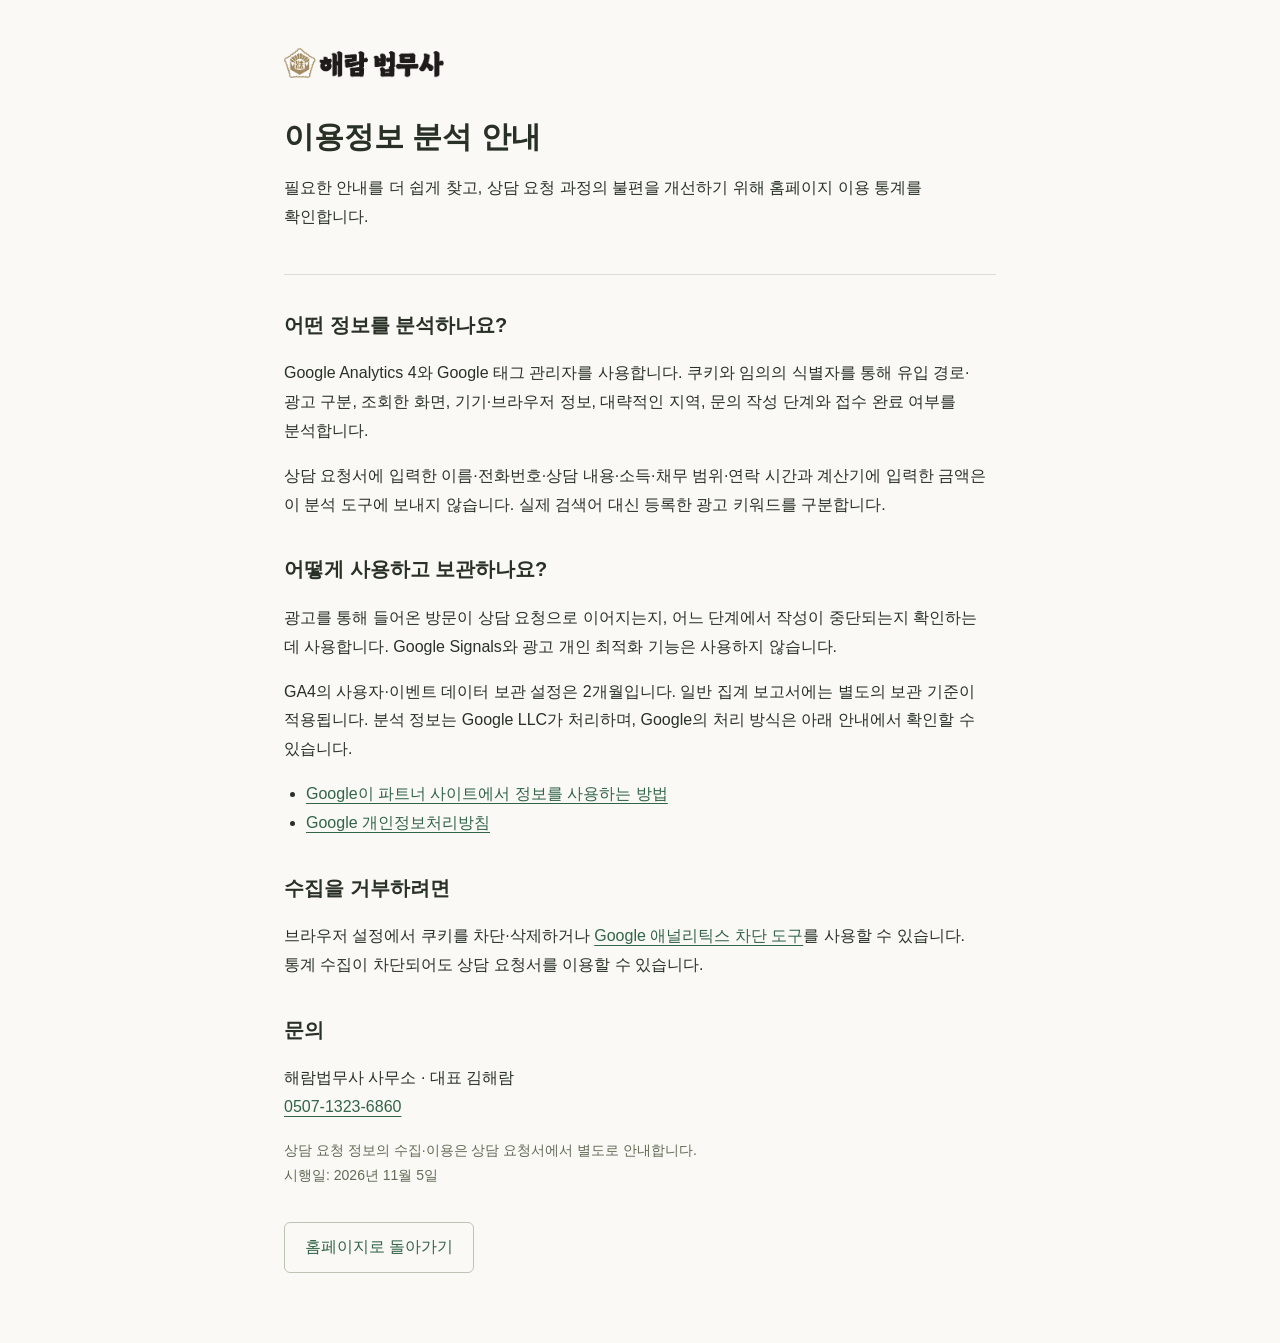
<file: analytics-privacy.html>
<!doctype html>
<html lang="ko"><head><meta charset="utf-8"><meta name="viewport" content="width=device-width,initial-scale=1"><meta name="robots" content="noindex,follow"><title>이용정보 분석 안내 | 해람법무사</title><link rel="icon" href="/favicon.png"><style>*{box-sizing:border-box}body{margin:0;background:#faf9f6;color:#293126;font:16px/1.8 -apple-system,BlinkMacSystemFont,"Apple SD Gothic Neo",sans-serif}main{max-width:760px;margin:auto;padding:48px 24px 70px}a{color:#326448;text-underline-offset:4px}header{border-bottom:1px solid #deded4;padding-bottom:26px;margin-bottom:32px}header img{width:160px;height:auto}h1{font-size:30px;line-height:1.4;margin:28px 0 14px}h2{font-size:20px;margin-top:32px}p,li{word-break:keep-all;overflow-wrap:anywhere}ul{padding-left:22px}.note{font-size:14px;color:#626b56}.home{display:inline-block;border:1px solid #bec4b4;padding:10px 20px;margin-top:20px;border-radius:6px;text-decoration:none}</style></head>
<body><main><header><a href="/" aria-label="해람법무사 홈페이지"><img src="assets/official-logo.png" alt="해람 법무사" width="393" height="76"></a><h1>이용정보 분석 안내</h1><p>필요한 안내를 더 쉽게 찾고, 상담 요청 과정의 불편을 개선하기 위해 홈페이지 이용 통계를 확인합니다.</p></header>
<h2>어떤 정보를 분석하나요?</h2>
<p>Google Analytics 4와 Google 태그 관리자를 사용합니다. 쿠키와 임의의 식별자를 통해 유입 경로·광고 구분, 조회한 화면, 기기·브라우저 정보, 대략적인 지역, 문의 작성 단계와 접수 완료 여부를 분석합니다.</p>
<p>상담 요청서에 입력한 이름·전화번호·상담 내용·소득·채무 범위·연락 시간과 계산기에 입력한 금액은 이 분석 도구에 보내지 않습니다. 실제 검색어 대신 등록한 광고 키워드를 구분합니다.</p>
<h2>어떻게 사용하고 보관하나요?</h2>
<p>광고를 통해 들어온 방문이 상담 요청으로 이어지는지, 어느 단계에서 작성이 중단되는지 확인하는 데 사용합니다. Google Signals와 광고 개인 최적화 기능은 사용하지 않습니다.</p>
<p>GA4의 사용자·이벤트 데이터 보관 설정은 2개월입니다. 일반 집계 보고서에는 별도의 보관 기준이 적용됩니다. 분석 정보는 Google LLC가 처리하며, Google의 처리 방식은 아래 안내에서 확인할 수 있습니다.</p>
<ul><li><a href="https://policies.google.com/technologies/partner-sites?hl=ko" target="_blank" rel="noopener noreferrer">Google이 파트너 사이트에서 정보를 사용하는 방법</a></li><li><a href="https://policies.google.com/privacy?hl=ko" target="_blank" rel="noopener noreferrer">Google 개인정보처리방침</a></li></ul>
<h2>수집을 거부하려면</h2>
<p>브라우저 설정에서 쿠키를 차단·삭제하거나 <a href="https://tools.google.com/dlpage/gaoptout?hl=ko" target="_blank" rel="noopener noreferrer">Google 애널리틱스 차단 도구</a>를 사용할 수 있습니다. 통계 수집이 차단되어도 상담 요청서를 이용할 수 있습니다.</p>
<h2>문의</h2><p>해람법무사 사무소 · 대표 김해람<br><a href="tel:050713236860">0507-1323-6860</a></p><p class="note">상담 요청 정보의 수집·이용은 상담 요청서에서 별도로 안내합니다.<br>시행일: 2026년 11월 5일</p><a class="home" href="/">홈페이지로 돌아가기</a></main></body></html>
</file>
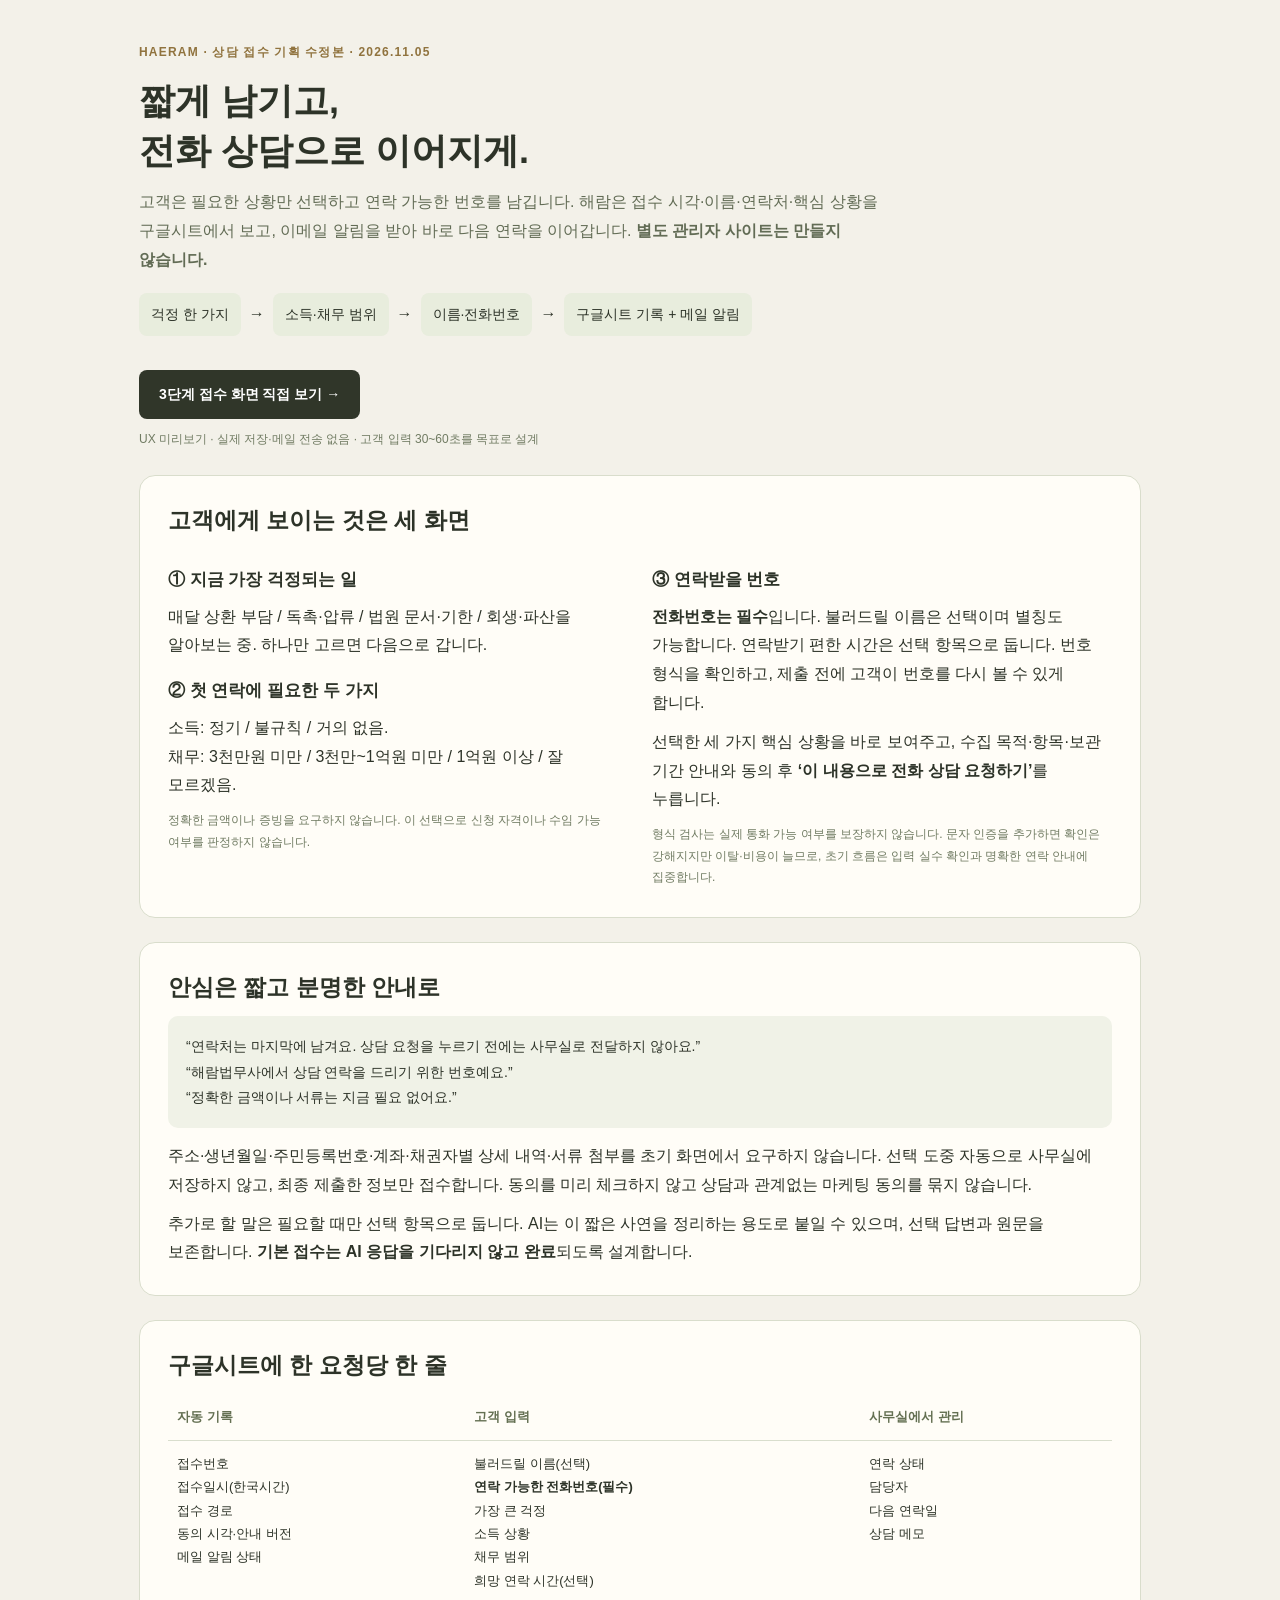
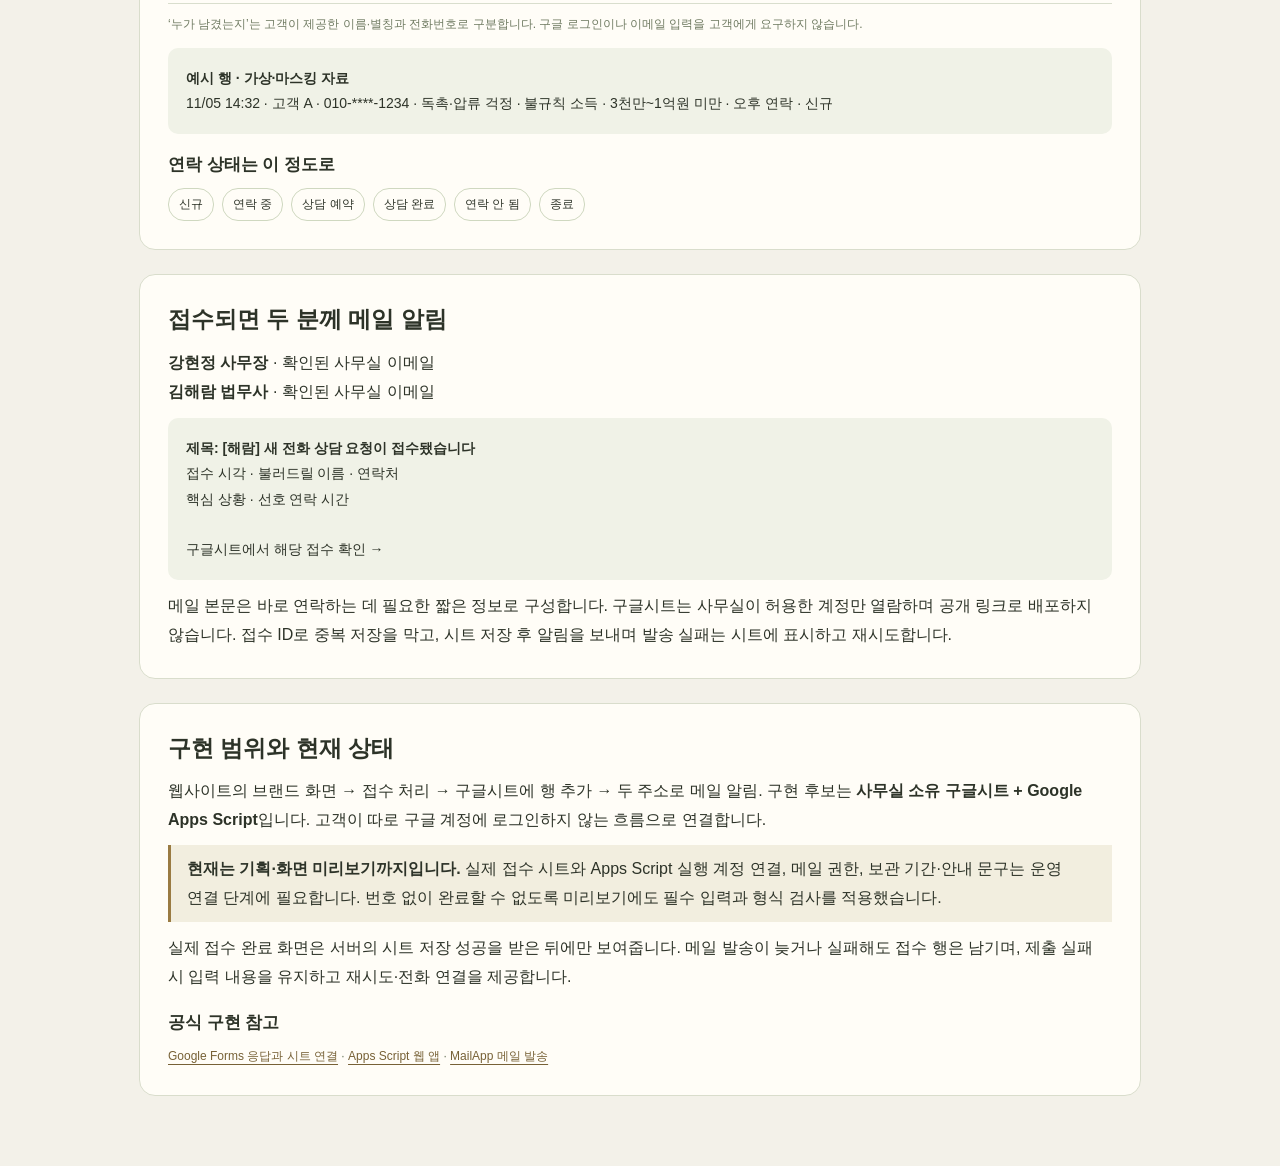
<file: planning/ai-intake-plan.html>
<!doctype html><html lang="ko"><meta charset="utf-8"><meta name="viewport" content="width=device-width,initial-scale=1"><meta name="robots" content="noindex,nofollow"><title>해람 전화 상담 접수 · 구글시트·메일 운영 기획</title><style>*{box-sizing:border-box}body{margin:0;background:#f3f1e9;color:#2d3328;font:16px/1.8 -apple-system,BlinkMacSystemFont,"Noto Sans KR",sans-serif;word-break:keep-all}main{max-width:1050px;margin:auto;padding:42px 24px 70px}h1,h2,h3,p{margin:0}h1{font-size:36px;line-height:1.4;margin:12px 0}h2{font-size:23px;line-height:1.45;margin-bottom:12px}h3{font-size:17px;margin:16px 0 7px}p+p{margin-top:10px}.label{font-size:12px;font-weight:700;color:#90733e;letter-spacing:.1em}.intro{max-width:760px;color:#626c55}.section{margin-top:24px;background:#fffdf7;border:1px solid #d9ddcc;border-radius:16px;padding:28px}.grid{display:grid;grid-template-columns:1fr 1fr;gap:24px}.flow{display:flex;gap:8px;flex-wrap:wrap;margin:18px 0}.flow span{padding:9px 12px;background:#e8eddd;border-radius:8px;font-size:14px}.flow b{align-self:center}a{color:#776136;text-underline-offset:4px}.button{display:inline-block;border-radius:8px;padding:12px 20px;background:#303629;color:#fff;text-decoration:none;margin-top:16px;font-size:14px;font-weight:600}.note{font-size:12px;color:#707b62}.table-scroll{overflow-x:auto}table{width:100%;border-collapse:collapse;font-size:13px}th,td{padding:11px 9px;text-align:left;border-bottom:1px solid #d9decd;vertical-align:top}th{color:#647052}.sample{padding:18px;background:#f0f2e7;border-radius:10px;font-size:14px;margin-top:12px}.sample strong{display:block}.check{border-left:3px solid #9a7b42;padding:10px 16px;background:#f2eedf}ul{padding-left:21px}li{margin:7px 0}.strip{display:flex;gap:8px;flex-wrap:wrap;font-size:12px}.strip span{padding:5px 10px;border:1px solid #cfd8c0;border-radius:16px}@media(max-width:700px){main{padding:28px 16px}h1{font-size:28px}.section{padding:20px}.grid{grid-template-columns:1fr}h2{font-size:21px}}</style><main><p class="label">HAERAM · 상담 접수 기획 수정본 · 2026.11.05</p><h1>짧게 남기고,<br>전화 상담으로 이어지게.</h1><p class="intro">고객은 필요한 상황만 선택하고 연락 가능한 번호를 남깁니다. 해람은 접수 시각·이름·연락처·핵심 상황을 구글시트에서 보고, 이메일 알림을 받아 바로 다음 연락을 이어갑니다. <strong>별도 관리자 사이트는 만들지 않습니다.</strong></p><div class="flow"><span>걱정 한 가지</span><b>→</b><span>소득·채무 범위</span><b>→</b><span>이름·전화번호</span><b>→</b><span>구글시트 기록 + 메일 알림</span></div><a class="button" href="lead-intake-preview.html">3단계 접수 화면 직접 보기 →</a><p class="note" style="margin-top:10px">UX 미리보기 · 실제 저장·메일 전송 없음 · 고객 입력 30~60초를 목표로 설계</p>
<section class="section"><h2>고객에게 보이는 것은 세 화면</h2><div class="grid"><div><h3>① 지금 가장 걱정되는 일</h3><p>매달 상환 부담 / 독촉·압류 / 법원 문서·기한 / 회생·파산을 알아보는 중. 하나만 고르면 다음으로 갑니다.</p><h3>② 첫 연락에 필요한 두 가지</h3><p>소득: 정기 / 불규칙 / 거의 없음.<br>채무: 3천만원 미만 / 3천만~1억원 미만 / 1억원 이상 / 잘 모르겠음.</p><p class="note">정확한 금액이나 증빙을 요구하지 않습니다. 이 선택으로 신청 자격이나 수임 가능 여부를 판정하지 않습니다.</p></div><div><h3>③ 연락받을 번호</h3><p><strong>전화번호는 필수</strong>입니다. 불러드릴 이름은 선택이며 별칭도 가능합니다. 연락받기 편한 시간은 선택 항목으로 둡니다. 번호 형식을 확인하고, 제출 전에 고객이 번호를 다시 볼 수 있게 합니다.</p><p>선택한 세 가지 핵심 상황을 바로 보여주고, 수집 목적·항목·보관 기간 안내와 동의 후 <strong>‘이 내용으로 전화 상담 요청하기’</strong>를 누릅니다.</p><p class="note">형식 검사는 실제 통화 가능 여부를 보장하지 않습니다. 문자 인증을 추가하면 확인은 강해지지만 이탈·비용이 늘므로, 초기 흐름은 입력 실수 확인과 명확한 연락 안내에 집중합니다.</p></div></div></section>
<section class="section"><h2>안심은 짧고 분명한 안내로</h2><p class="sample">“연락처는 마지막에 남겨요. 상담 요청을 누르기 전에는 사무실로 전달하지 않아요.”<br>“해람법무사에서 상담 연락을 드리기 위한 번호예요.”<br>“정확한 금액이나 서류는 지금 필요 없어요.”</p><p style="margin-top:14px">주소·생년월일·주민등록번호·계좌·채권자별 상세 내역·서류 첨부를 초기 화면에서 요구하지 않습니다. 선택 도중 자동으로 사무실에 저장하지 않고, 최종 제출한 정보만 접수합니다. 동의를 미리 체크하지 않고 상담과 관계없는 마케팅 동의를 묶지 않습니다.</p><p>추가로 할 말은 필요할 때만 선택 항목으로 둡니다. AI는 이 짧은 사연을 정리하는 용도로 붙일 수 있으며, 선택 답변과 원문을 보존합니다. <strong>기본 접수는 AI 응답을 기다리지 않고 완료</strong>되도록 설계합니다.</p></section>
<section class="section"><h2>구글시트에 한 요청당 한 줄</h2><div class="table-scroll"><table><tr><th>자동 기록</th><th>고객 입력</th><th>사무실에서 관리</th></tr><tr><td>접수번호<br>접수일시(한국시간)<br>접수 경로<br>동의 시각·안내 버전<br>메일 알림 상태</td><td>불러드릴 이름(선택)<br><strong>연락 가능한 전화번호(필수)</strong><br>가장 큰 걱정<br>소득 상황<br>채무 범위<br>희망 연락 시간(선택)</td><td>연락 상태<br>담당자<br>다음 연락일<br>상담 메모</td></tr></table></div><p class="note" style="margin-top:10px">‘누가 남겼는지’는 고객이 제공한 이름·별칭과 전화번호로 구분합니다. 구글 로그인이나 이메일 입력을 고객에게 요구하지 않습니다.</p><div class="sample"><strong>예시 행 · 가상·마스킹 자료</strong>11/05 14:32 · 고객 A · 010-****-1234 · 독촉·압류 걱정 · 불규칙 소득 · 3천만~1억원 미만 · 오후 연락 · 신규</div><h3>연락 상태는 이 정도로</h3><div class="strip"><span>신규</span><span>연락 중</span><span>상담 예약</span><span>상담 완료</span><span>연락 안 됨</span><span>종료</span></div></section>
<section class="section"><h2>접수되면 두 분께 메일 알림</h2><p><strong>강현정 사무장</strong> · 확인된 사무실 이메일<br><strong>김해람 법무사</strong> · 확인된 사무실 이메일</p><div class="sample"><strong>제목: [해람] 새 전화 상담 요청이 접수됐습니다</strong>접수 시각 · 불러드릴 이름 · 연락처<br>핵심 상황 · 선호 연락 시간<br><br>구글시트에서 해당 접수 확인 →</div><p style="margin-top:12px">메일 본문은 바로 연락하는 데 필요한 짧은 정보로 구성합니다. 구글시트는 사무실이 허용한 계정만 열람하며 공개 링크로 배포하지 않습니다. 접수 ID로 중복 저장을 막고, 시트 저장 후 알림을 보내며 발송 실패는 시트에 표시하고 재시도합니다.</p></section>
<section class="section"><h2>구현 범위와 현재 상태</h2><p>웹사이트의 브랜드 화면 → 접수 처리 → 구글시트에 행 추가 → 두 주소로 메일 알림. 구현 후보는 <strong>사무실 소유 구글시트 + Google Apps Script</strong>입니다. 고객이 따로 구글 계정에 로그인하지 않는 흐름으로 연결합니다.</p><p class="check"><strong>현재는 기획·화면 미리보기까지입니다.</strong> 실제 접수 시트와 Apps Script 실행 계정 연결, 메일 권한, 보관 기간·안내 문구는 운영 연결 단계에 필요합니다. 번호 없이 완료할 수 없도록 미리보기에도 필수 입력과 형식 검사를 적용했습니다.</p><p style="margin-top:12px">실제 접수 완료 화면은 서버의 시트 저장 성공을 받은 뒤에만 보여줍니다. 메일 발송이 늦거나 실패해도 접수 행은 남기며, 제출 실패 시 입력 내용을 유지하고 재시도·전화 연결을 제공합니다.</p><h3>공식 구현 참고</h3><p class="note"><a href="https://support.google.com/docs/answer/2917686?hl=ko">Google Forms 응답과 시트 연결</a> · <a href="https://developers.google.com/apps-script/guides/web">Apps Script 웹 앱</a> · <a href="https://developers.google.com/apps-script/reference/mail/mail-app">MailApp 메일 발송</a></p></section></main></html>
</file>
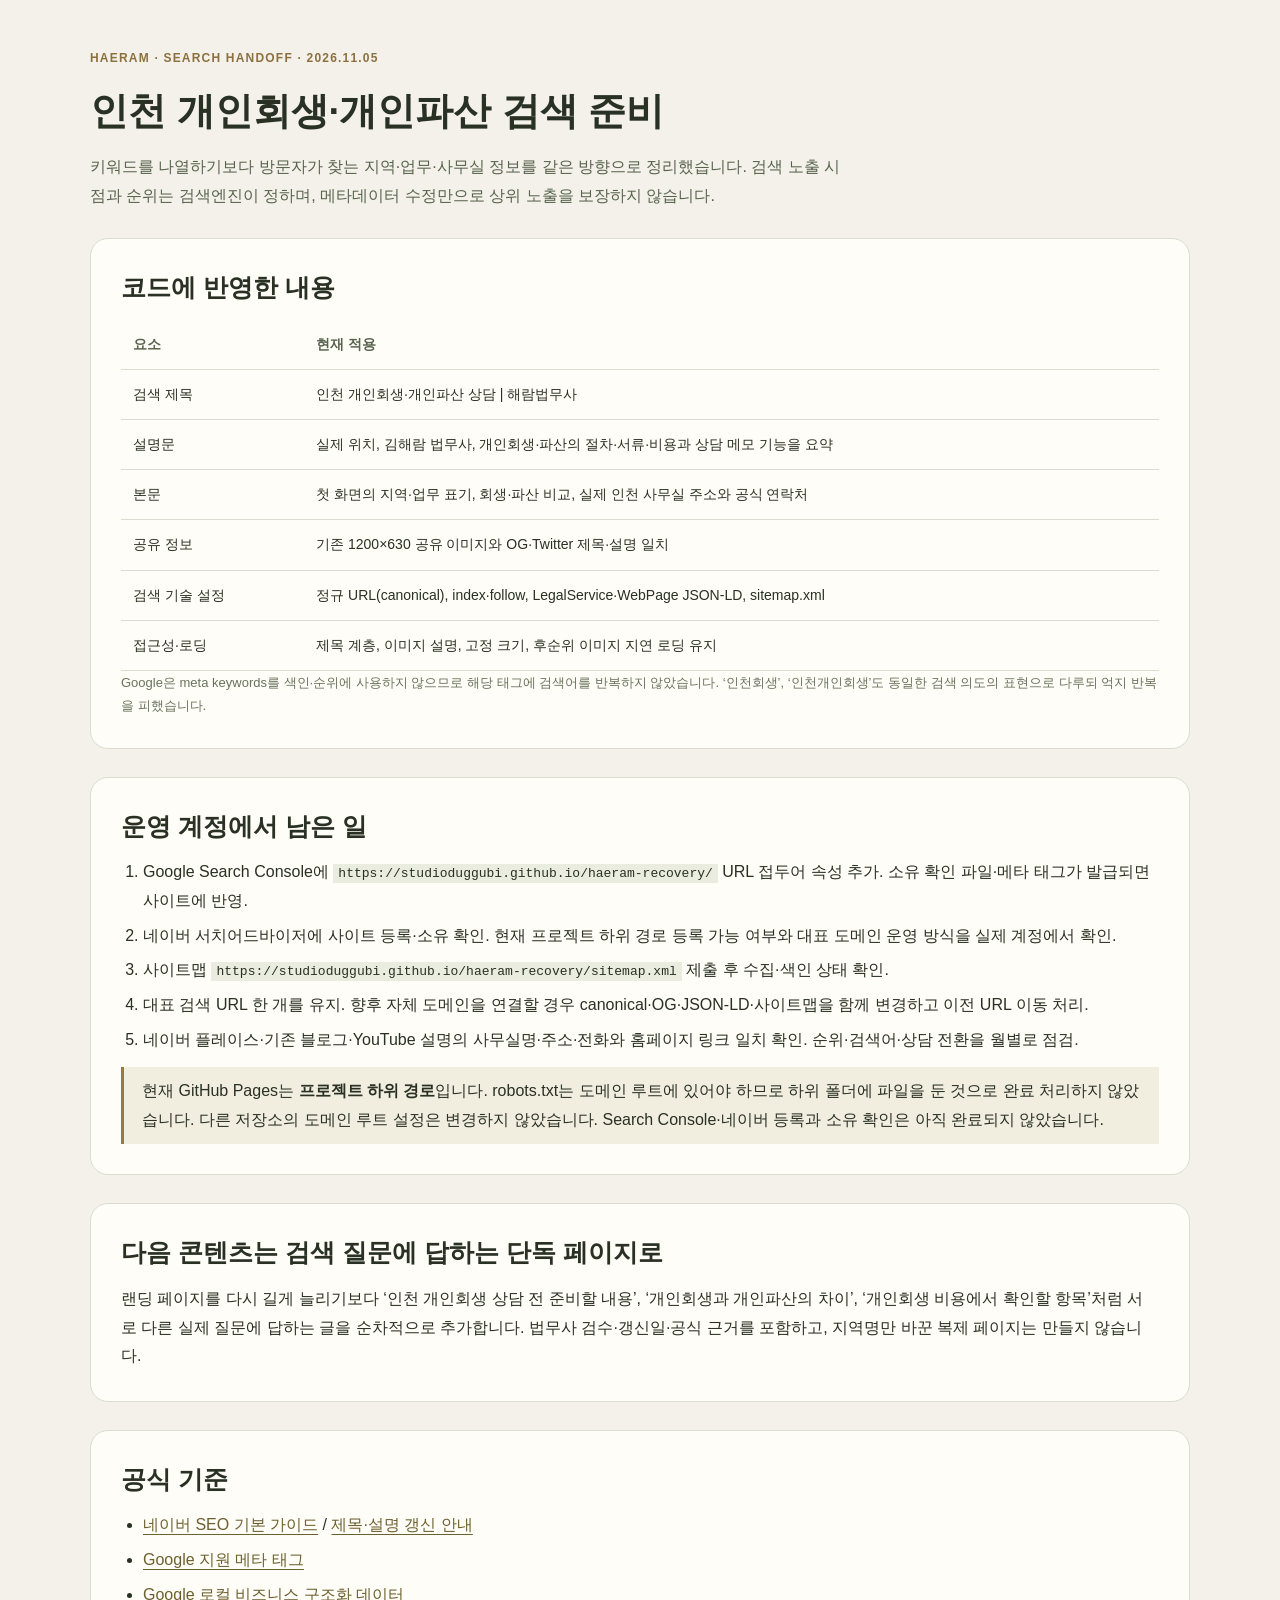
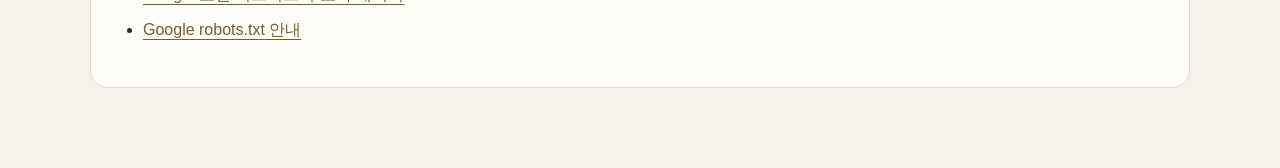
<file: planning/seo-handoff.html>
<!doctype html><html lang="ko"><meta charset="utf-8"><meta name="viewport" content="width=device-width,initial-scale=1"><meta name="robots" content="noindex,nofollow"><title>해람 검색 최적화 반영·운영 안내</title><style>body{margin:0;background:#f3f1e9;color:#293024;font:16px/1.8 -apple-system,BlinkMacSystemFont,"Noto Sans KR",sans-serif}main{max-width:1100px;margin:auto;padding:48px 24px 80px}h1,h2,h3,p{margin:0}h1{font-size:38px;line-height:1.35;margin:16px 0}h2{font-size:25px;line-height:1.45;margin-bottom:14px}h3{font-size:17px;margin:14px 0 6px}p+ p{margin-top:10px}.label{font-size:12px;letter-spacing:.1em;color:#8c7040;font-weight:700}.intro{max-width:760px;color:#58634e}.section{margin-top:28px;padding:30px;background:#fffdf7;border:1px solid #dbddcf;border-radius:18px}.grid{display:grid;grid-template-columns:1fr 1fr;gap:24px}.flow{display:flex;gap:10px;flex-wrap:wrap;margin-top:18px}.flow span{padding:10px 16px;background:#e8ecdf;border-radius:9px}.flow b{align-self:center}table{border-collapse:collapse;width:100%;font-size:14px}th,td{padding:12px;border-bottom:1px solid #d8ddcf;text-align:left;vertical-align:top}th{color:#59644e}a{color:#6c602f;text-underline-offset:4px}ul,ol{padding-left:22px;margin:12px 0}li{margin:6px 0}code{background:#e9ecdf;padding:2px 5px;font-size:13px;word-break:break-word}.note{font-size:13px;color:#68735d}.badge{display:inline-block;padding:4px 10px;border-radius:20px;background:#e6ebdb;color:#506043;font-size:12px}.chat{padding:14px 16px;margin:10px 0;background:#e8eddf;border-radius:13px;max-width:86%;font-size:14px}.user{margin-left:auto;background:#f0e7d8}.alert{border-left:3px solid #977a43;padding:10px 18px;background:#f2eedf}.board{display:grid;grid-template-columns:repeat(3,1fr);gap:12px}.lane{background:#f0f1e8;padding:14px;border-radius:12px}.lead{background:#fffdf8;padding:14px;margin-top:12px;border:1px solid #d5dacb;border-radius:10px;font-size:13px}.lead strong{display:block}.email{border:1px solid #dadfcf;padding:18px;border-radius:10px;font-size:14px}summary{cursor:pointer;font-weight:600;padding:10px 0}pre{background:#f0f1e8;padding:18px;white-space:pre-wrap;word-break:break-word;font-size:12px;line-height:1.7;border-radius:12px}@media(max-width:700px){main{padding:28px 16px}h1{font-size:28px}.section{padding:20px}.grid,.board{grid-template-columns:1fr}table{font-size:12px}th,td{padding:8px}}</style><main><p class="label">HAERAM · SEARCH HANDOFF · 2026.11.05</p><h1>인천 개인회생·개인파산 검색 준비</h1><p class="intro">키워드를 나열하기보다 방문자가 찾는 지역·업무·사무실 정보를 같은 방향으로 정리했습니다. 검색 노출 시점과 순위는 검색엔진이 정하며, 메타데이터 수정만으로 상위 노출을 보장하지 않습니다.</p><section class="section"><h2>코드에 반영한 내용</h2><table><tr><th>요소</th><th>현재 적용</th></tr><tr><td>검색 제목</td><td>인천 개인회생·개인파산 상담 | 해람법무사</td></tr><tr><td>설명문</td><td>실제 위치, 김해람 법무사, 개인회생·파산의 절차·서류·비용과 상담 메모 기능을 요약</td></tr><tr><td>본문</td><td>첫 화면의 지역·업무 표기, 회생·파산 비교, 실제 인천 사무실 주소와 공식 연락처</td></tr><tr><td>공유 정보</td><td>기존 1200×630 공유 이미지와 OG·Twitter 제목·설명 일치</td></tr><tr><td>검색 기술 설정</td><td>정규 URL(canonical), index·follow, LegalService·WebPage JSON-LD, sitemap.xml</td></tr><tr><td>접근성·로딩</td><td>제목 계층, 이미지 설명, 고정 크기, 후순위 이미지 지연 로딩 유지</td></tr></table><p class="note">Google은 meta keywords를 색인·순위에 사용하지 않으므로 해당 태그에 검색어를 반복하지 않았습니다. ‘인천회생’, ‘인천개인회생’도 동일한 검색 의도의 표현으로 다루되 억지 반복을 피했습니다.</p></section><section class="section"><h2>운영 계정에서 남은 일</h2><ol><li>Google Search Console에 <code>https://studioduggubi.github.io/haeram-recovery/</code> URL 접두어 속성 추가. 소유 확인 파일·메타 태그가 발급되면 사이트에 반영.</li><li>네이버 서치어드바이저에 사이트 등록·소유 확인. 현재 프로젝트 하위 경로 등록 가능 여부와 대표 도메인 운영 방식을 실제 계정에서 확인.</li><li>사이트맵 <code>https://studioduggubi.github.io/haeram-recovery/sitemap.xml</code> 제출 후 수집·색인 상태 확인.</li><li>대표 검색 URL 한 개를 유지. 향후 자체 도메인을 연결할 경우 canonical·OG·JSON-LD·사이트맵을 함께 변경하고 이전 URL 이동 처리.</li><li>네이버 플레이스·기존 블로그·YouTube 설명의 사무실명·주소·전화와 홈페이지 링크 일치 확인. 순위·검색어·상담 전환을 월별로 점검.</li></ol><p class="alert">현재 GitHub Pages는 <strong>프로젝트 하위 경로</strong>입니다. robots.txt는 도메인 루트에 있어야 하므로 하위 폴더에 파일을 둔 것으로 완료 처리하지 않았습니다. 다른 저장소의 도메인 루트 설정은 변경하지 않았습니다. Search Console·네이버 등록과 소유 확인은 아직 완료되지 않았습니다.</p></section><section class="section"><h2>다음 콘텐츠는 검색 질문에 답하는 단독 페이지로</h2><p>랜딩 페이지를 다시 길게 늘리기보다 ‘인천 개인회생 상담 전 준비할 내용’, ‘개인회생과 개인파산의 차이’, ‘개인회생 비용에서 확인할 항목’처럼 서로 다른 실제 질문에 답하는 글을 순차적으로 추가합니다. 법무사 검수·갱신일·공식 근거를 포함하고, 지역명만 바꾼 복제 페이지는 만들지 않습니다.</p></section><section class="section"><h2>공식 기준</h2><ul><li><a href="https://searchadvisor.naver.com/guide/seo-help">네이버 SEO 기본 가이드</a> / <a href="https://searchadvisor.naver.com/guide/faq-serpedit">제목·설명 갱신 안내</a></li><li><a href="https://developers.google.com/search/docs/crawling-indexing/special-tags">Google 지원 메타 태그</a></li><li><a href="https://developers.google.com/search/docs/appearance/structured-data/local-business">Google 로컬 비즈니스 구조화 데이터</a></li><li><a href="https://developers.google.com/search/docs/crawling-indexing/robots/intro">Google robots.txt 안내</a></li></ul></section></main></html>
</file>
